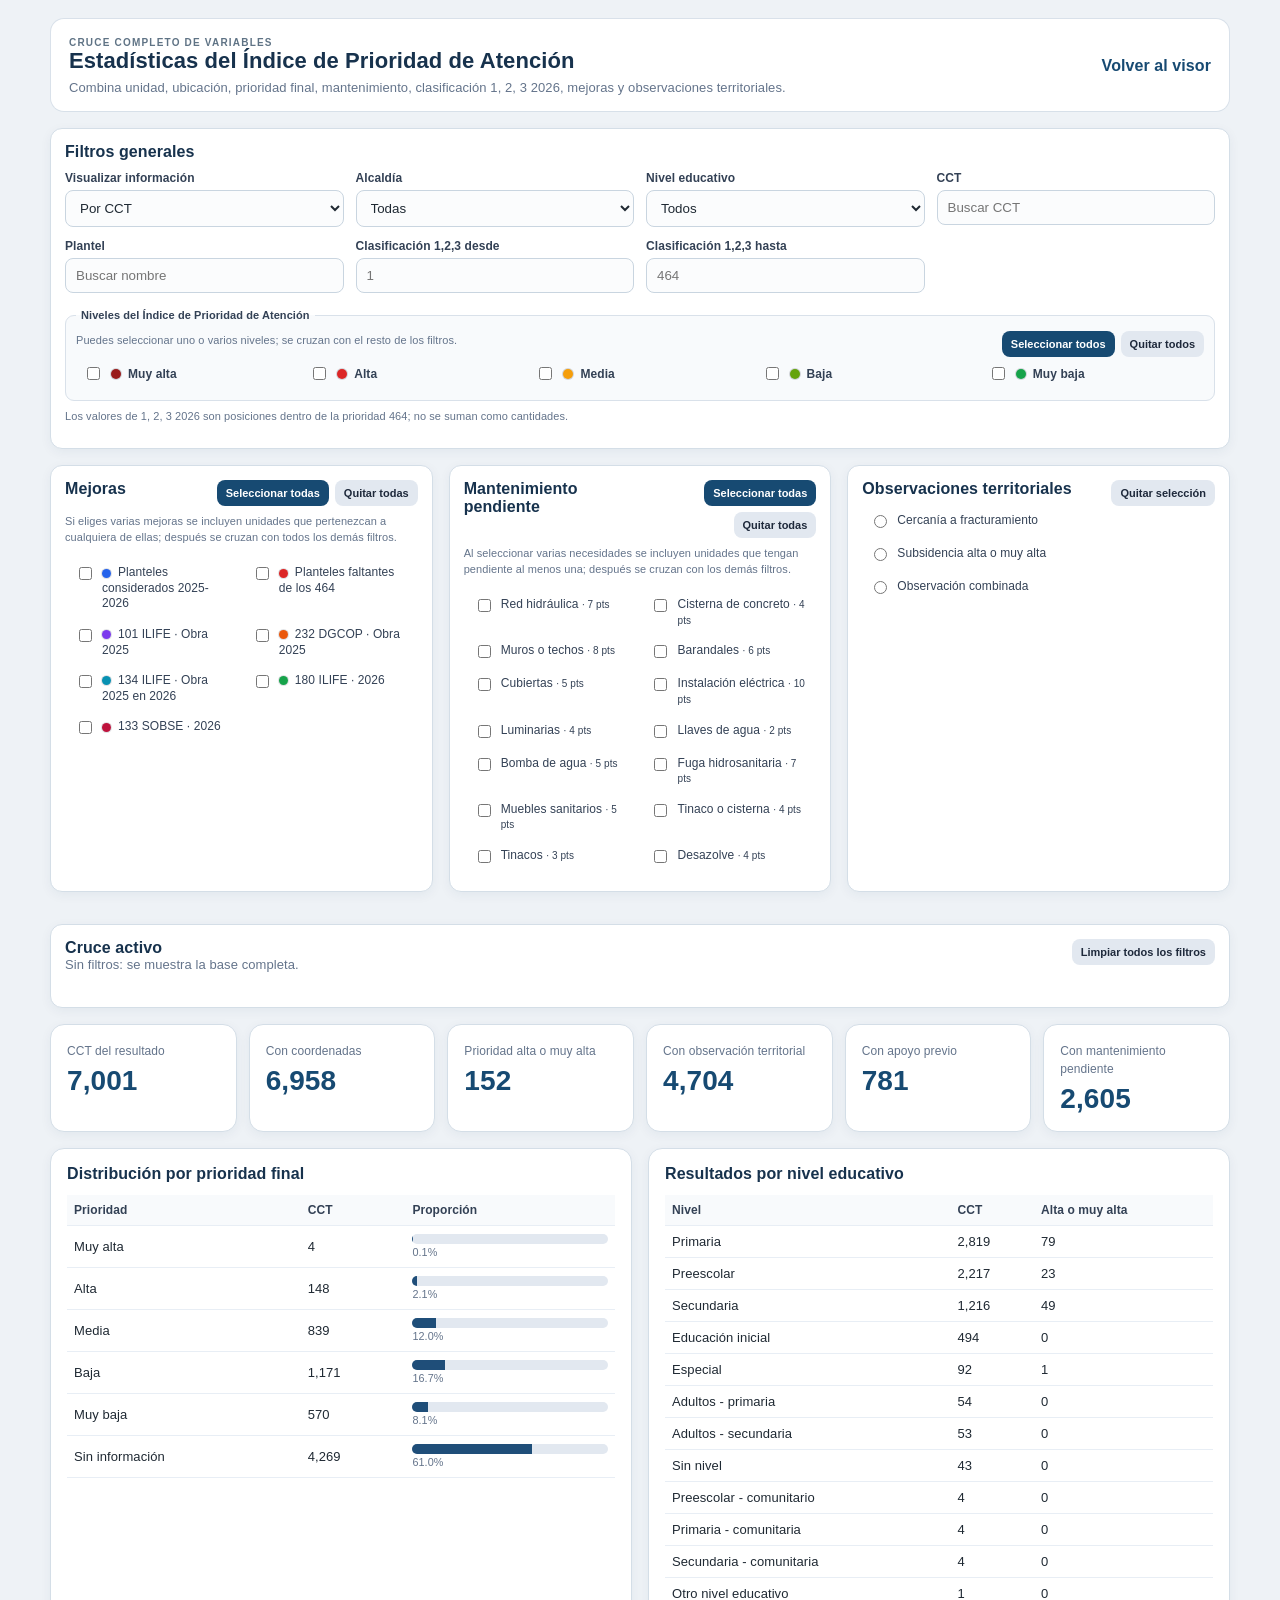
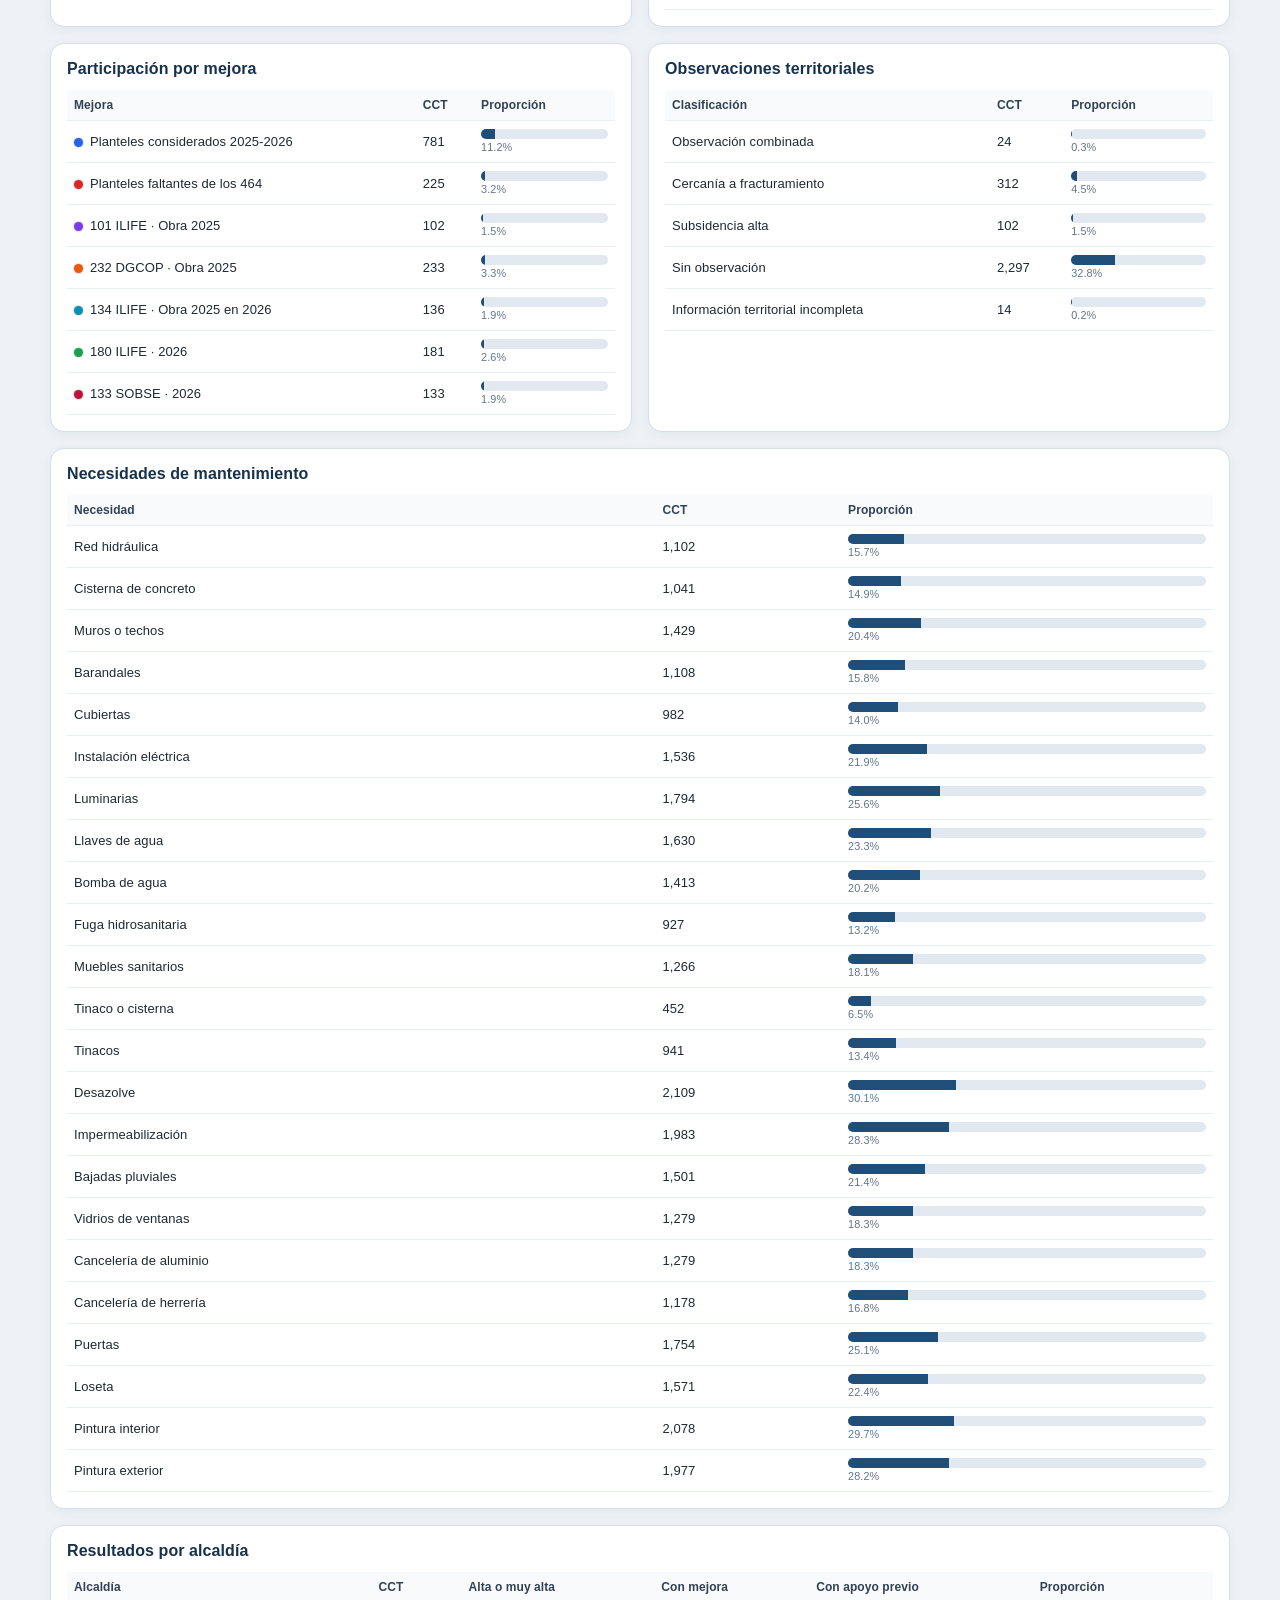
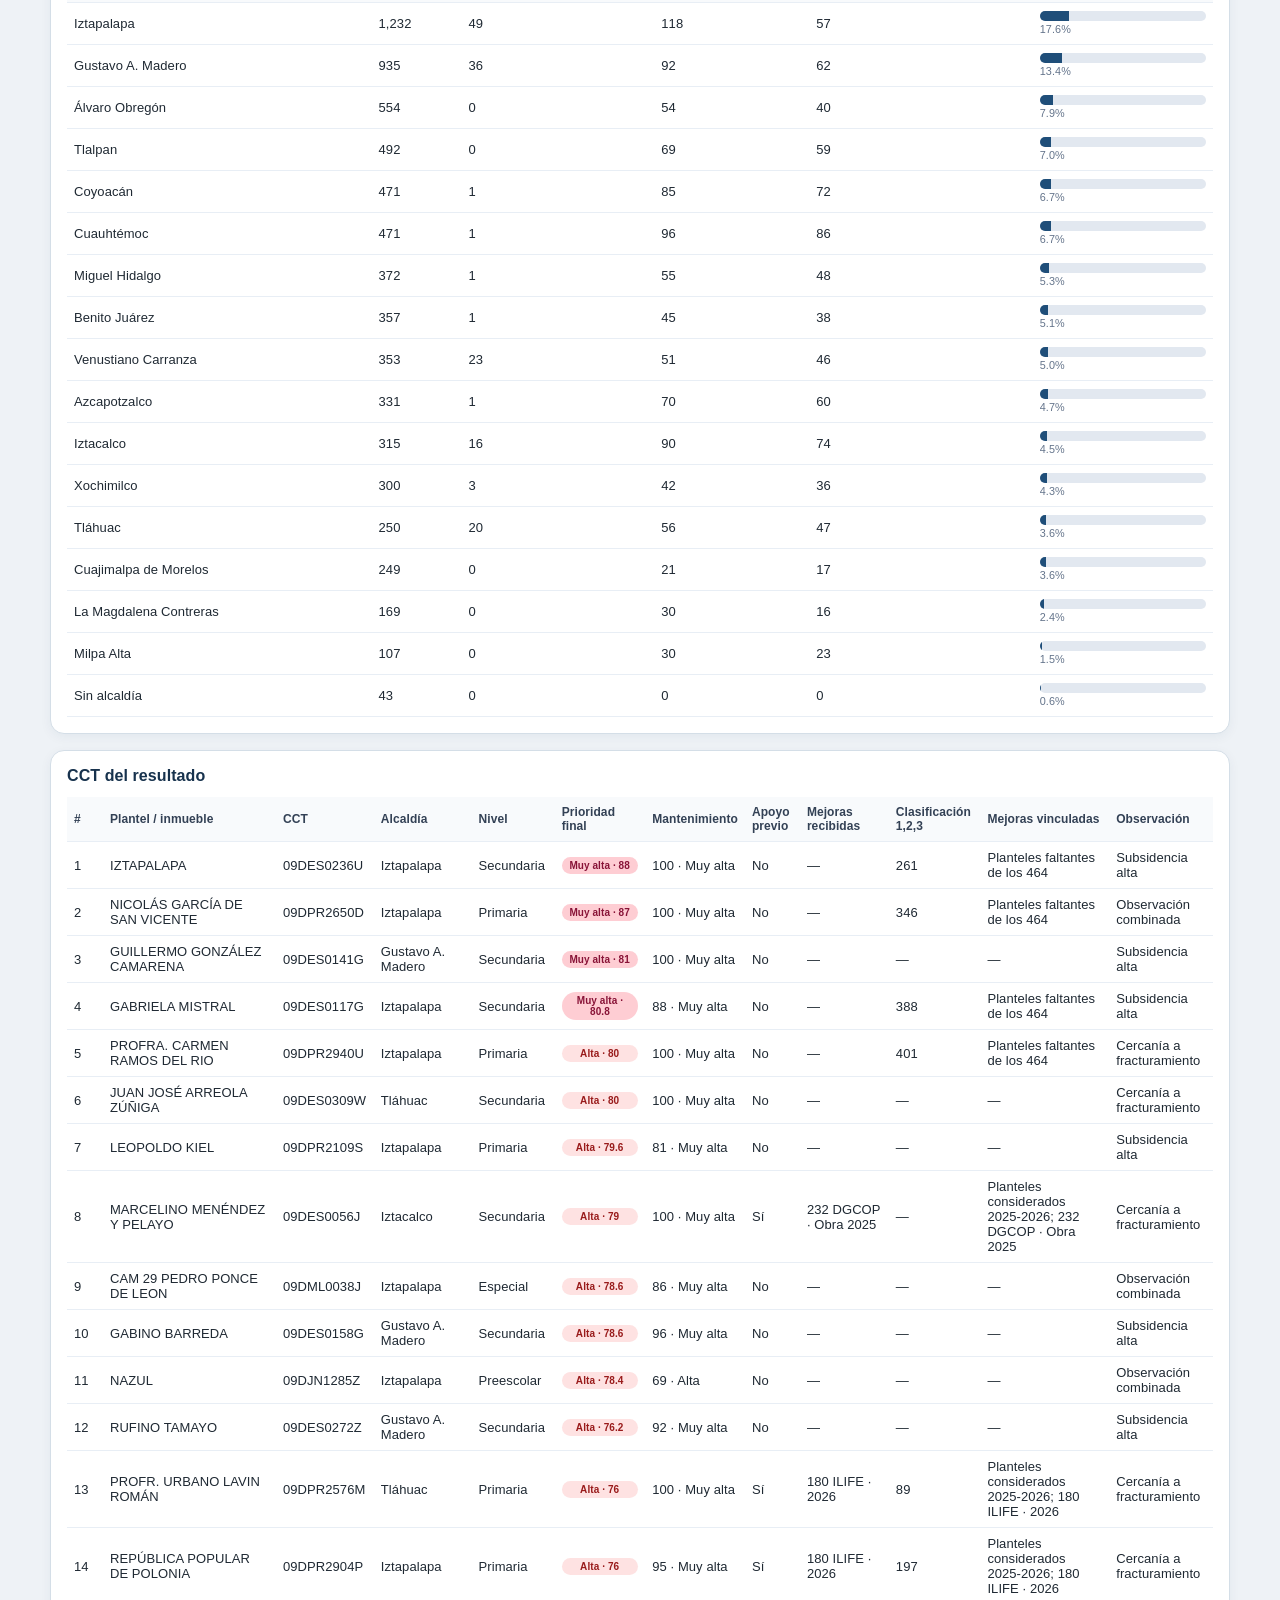
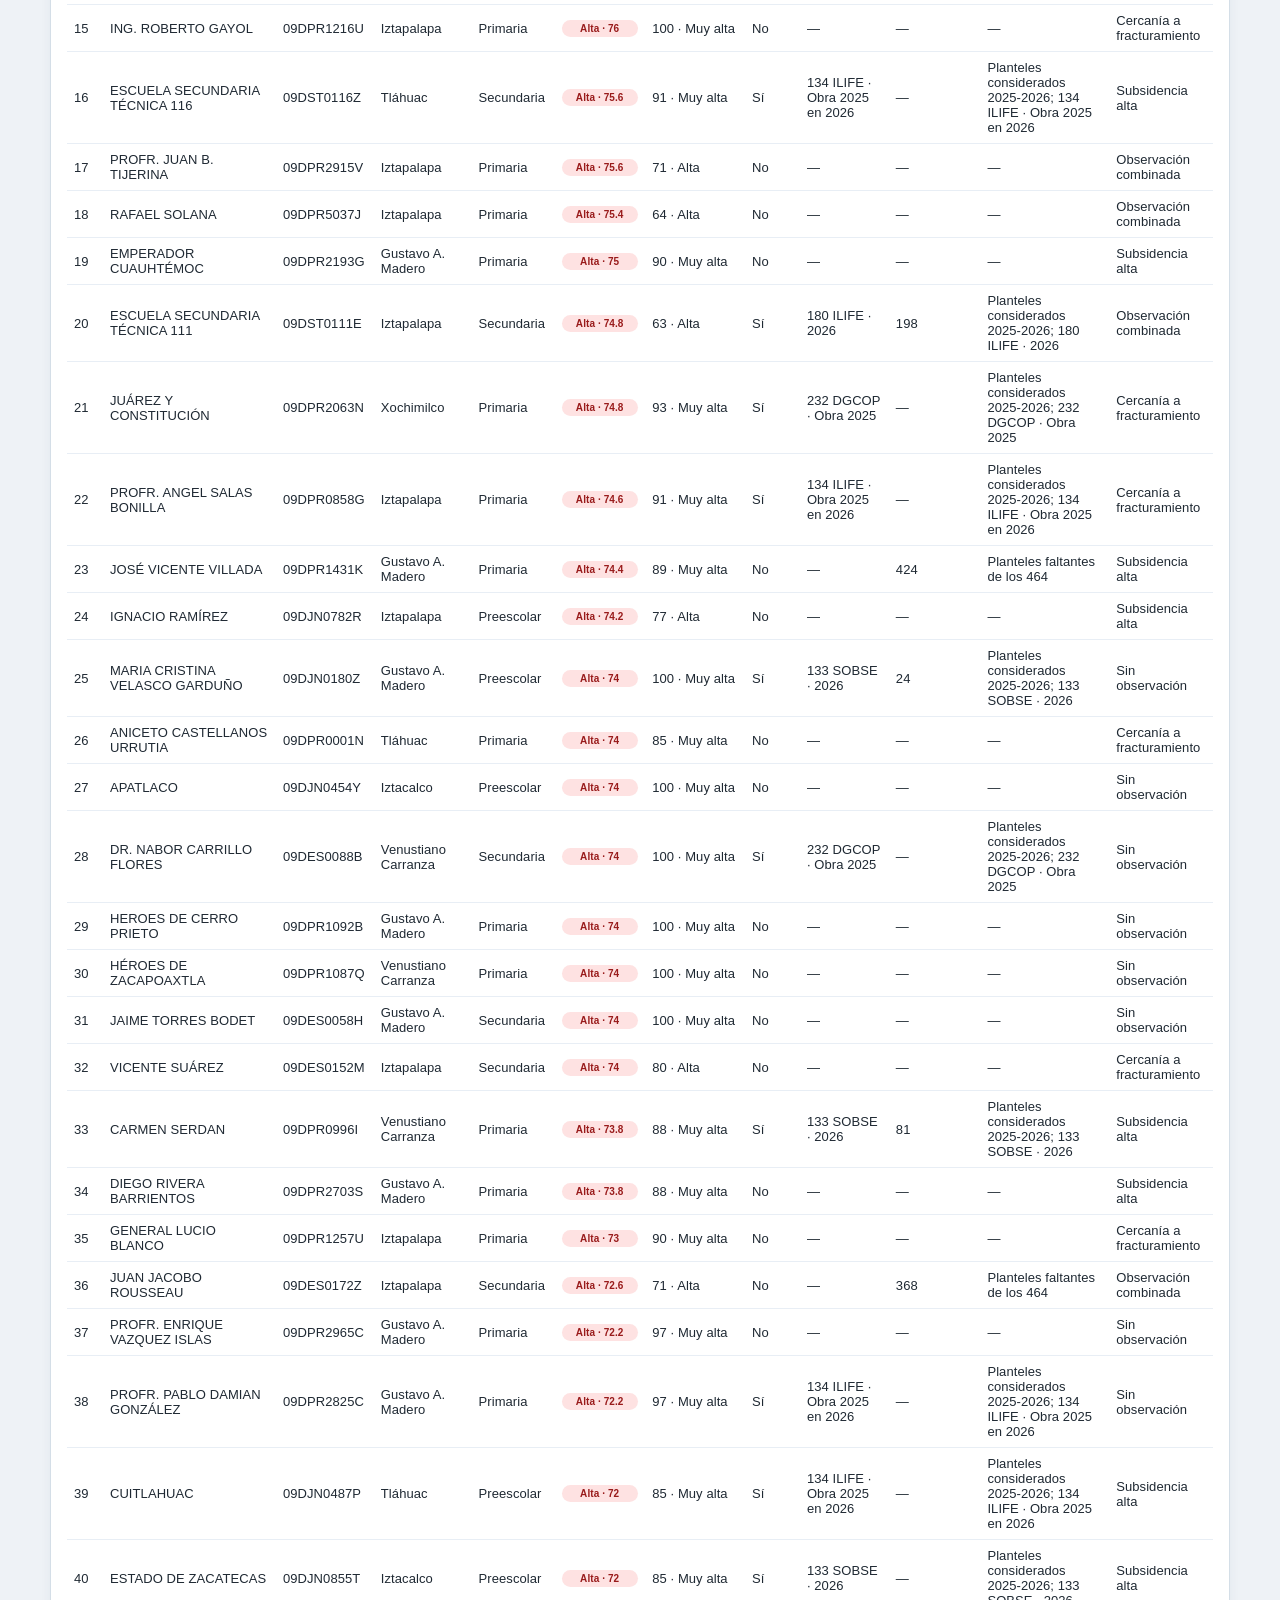
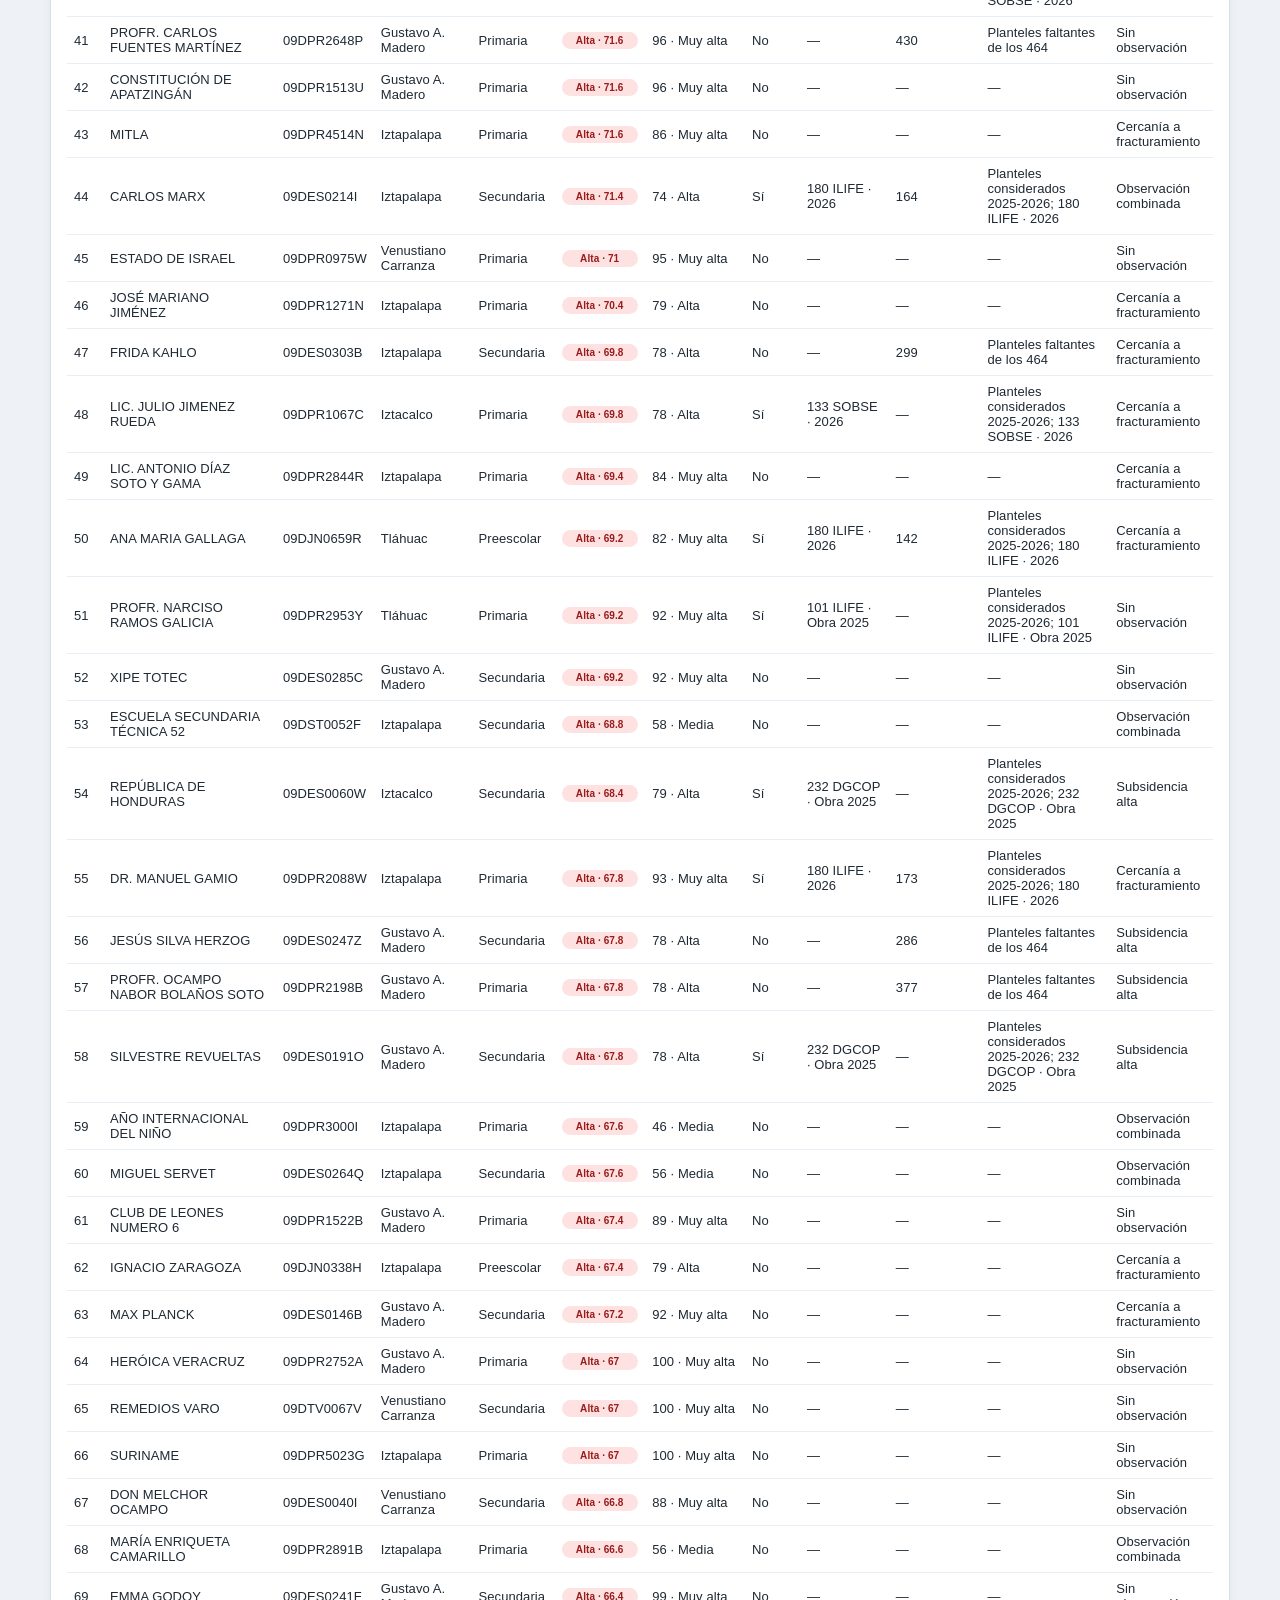
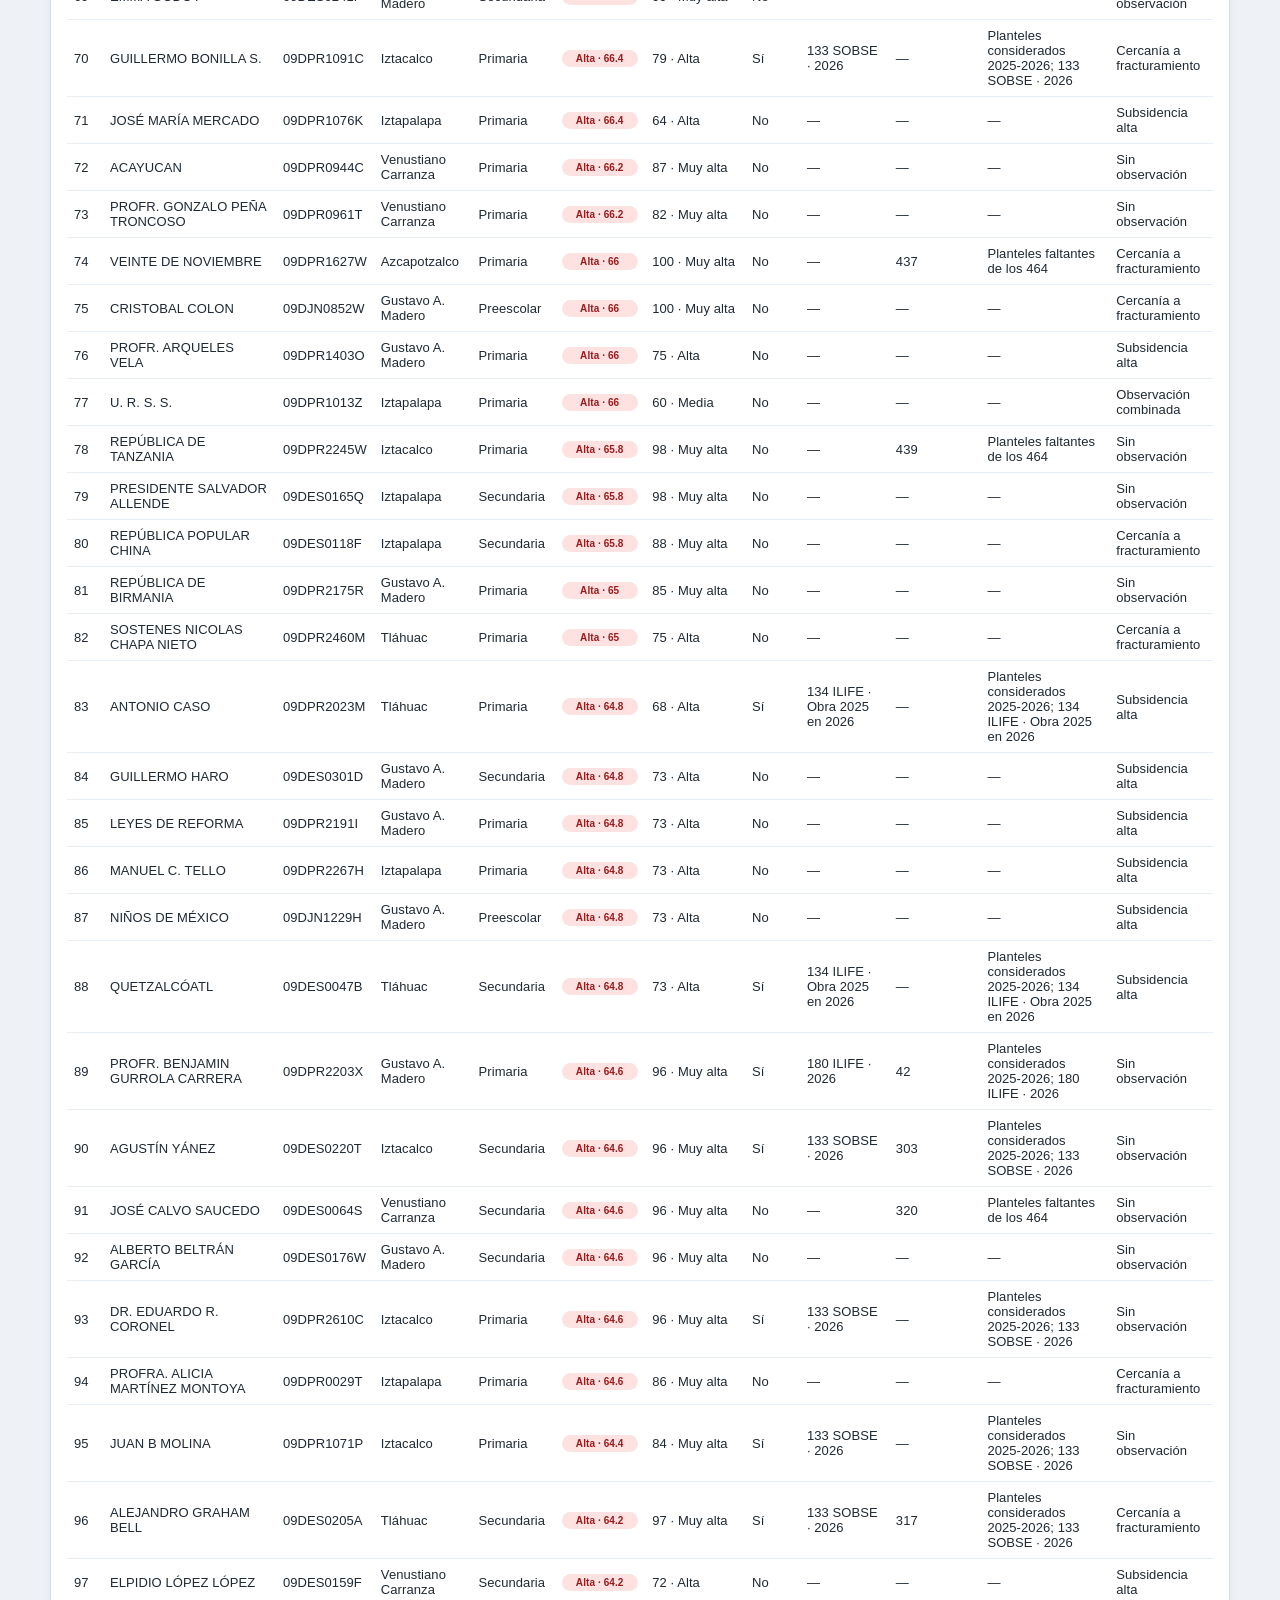
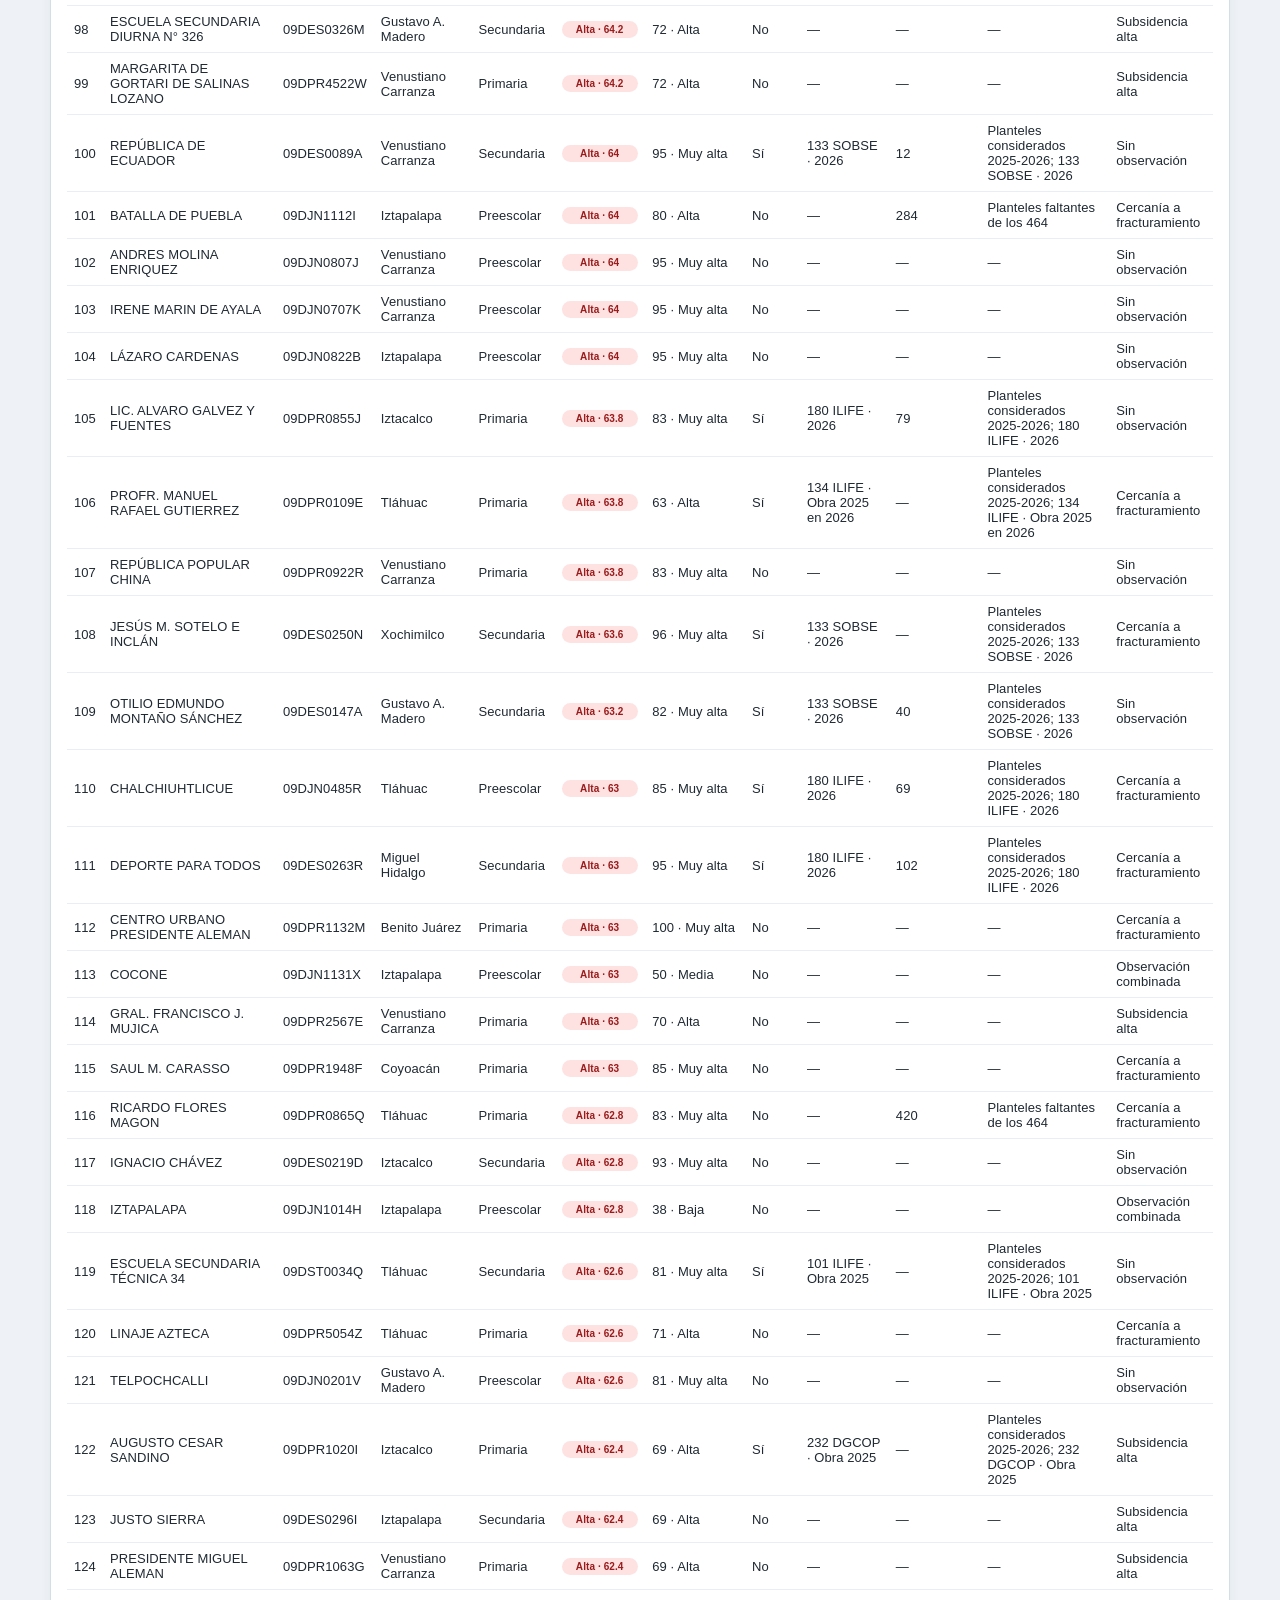
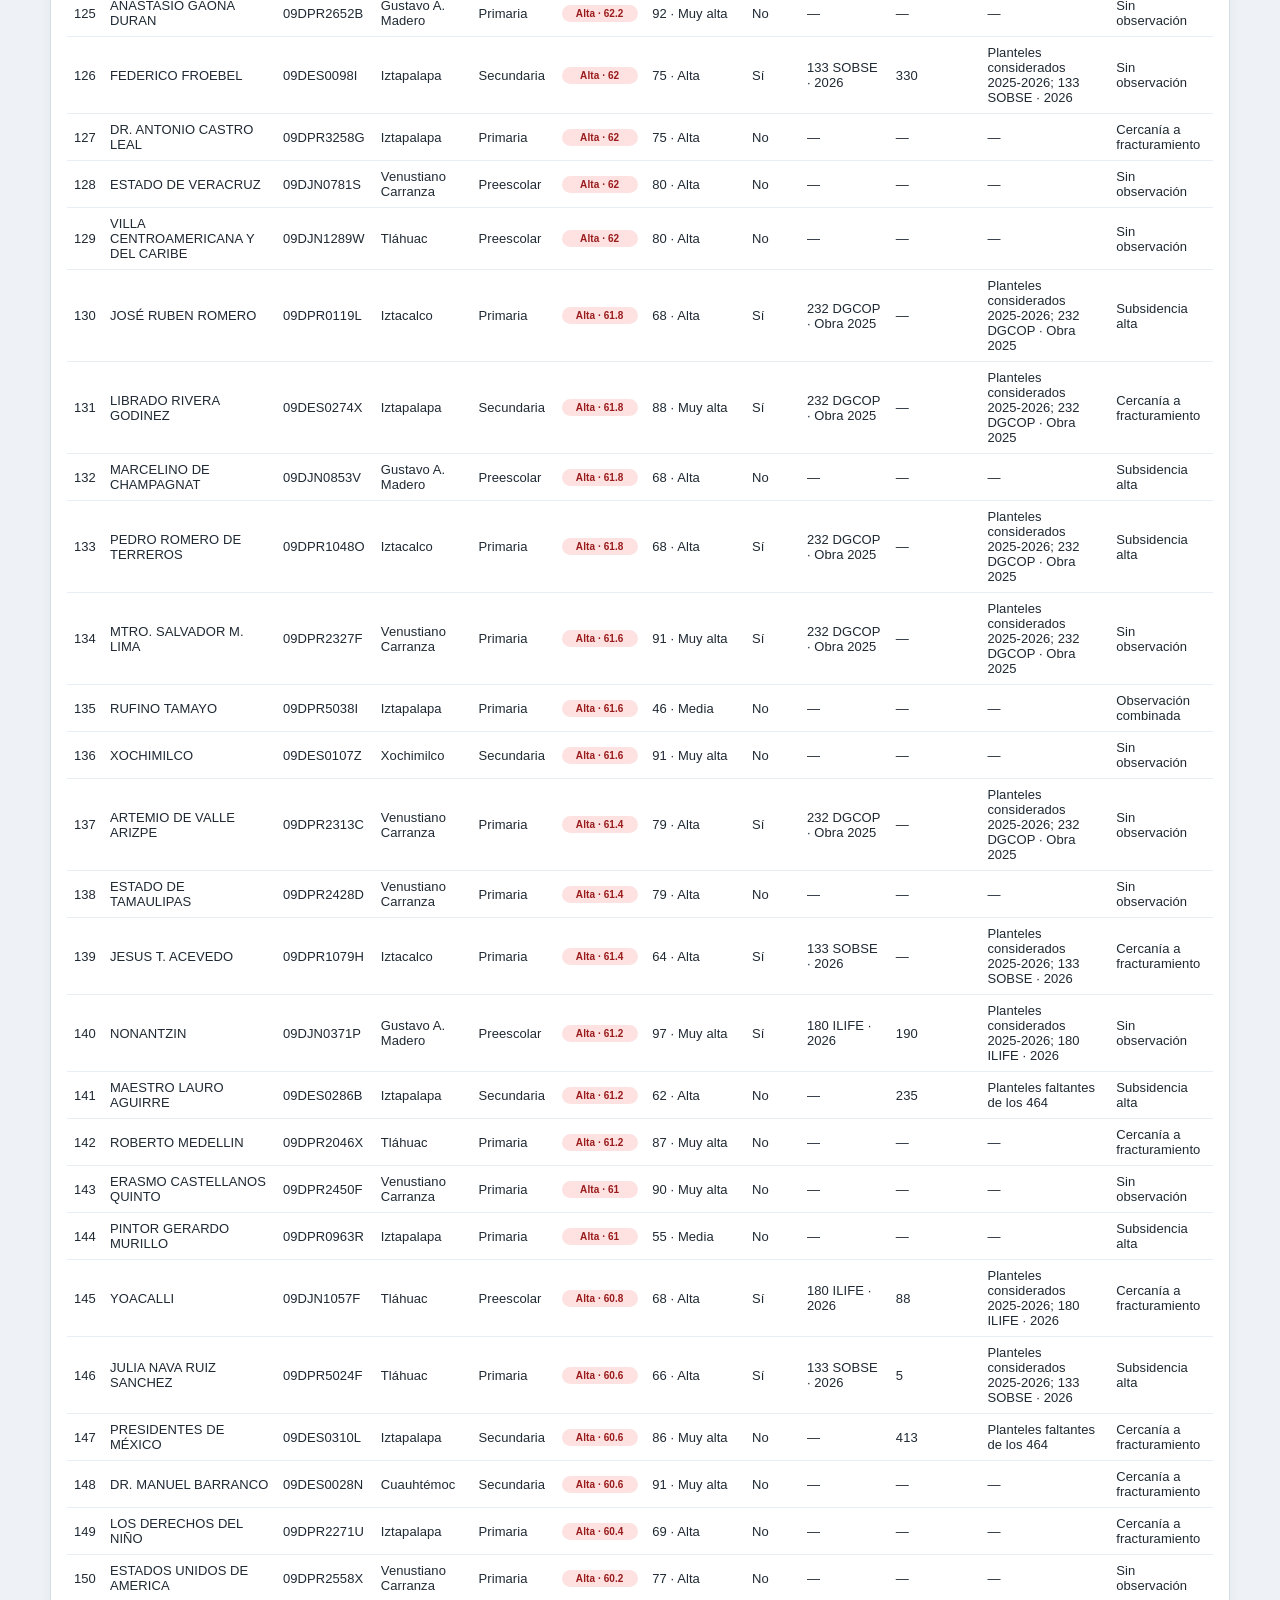
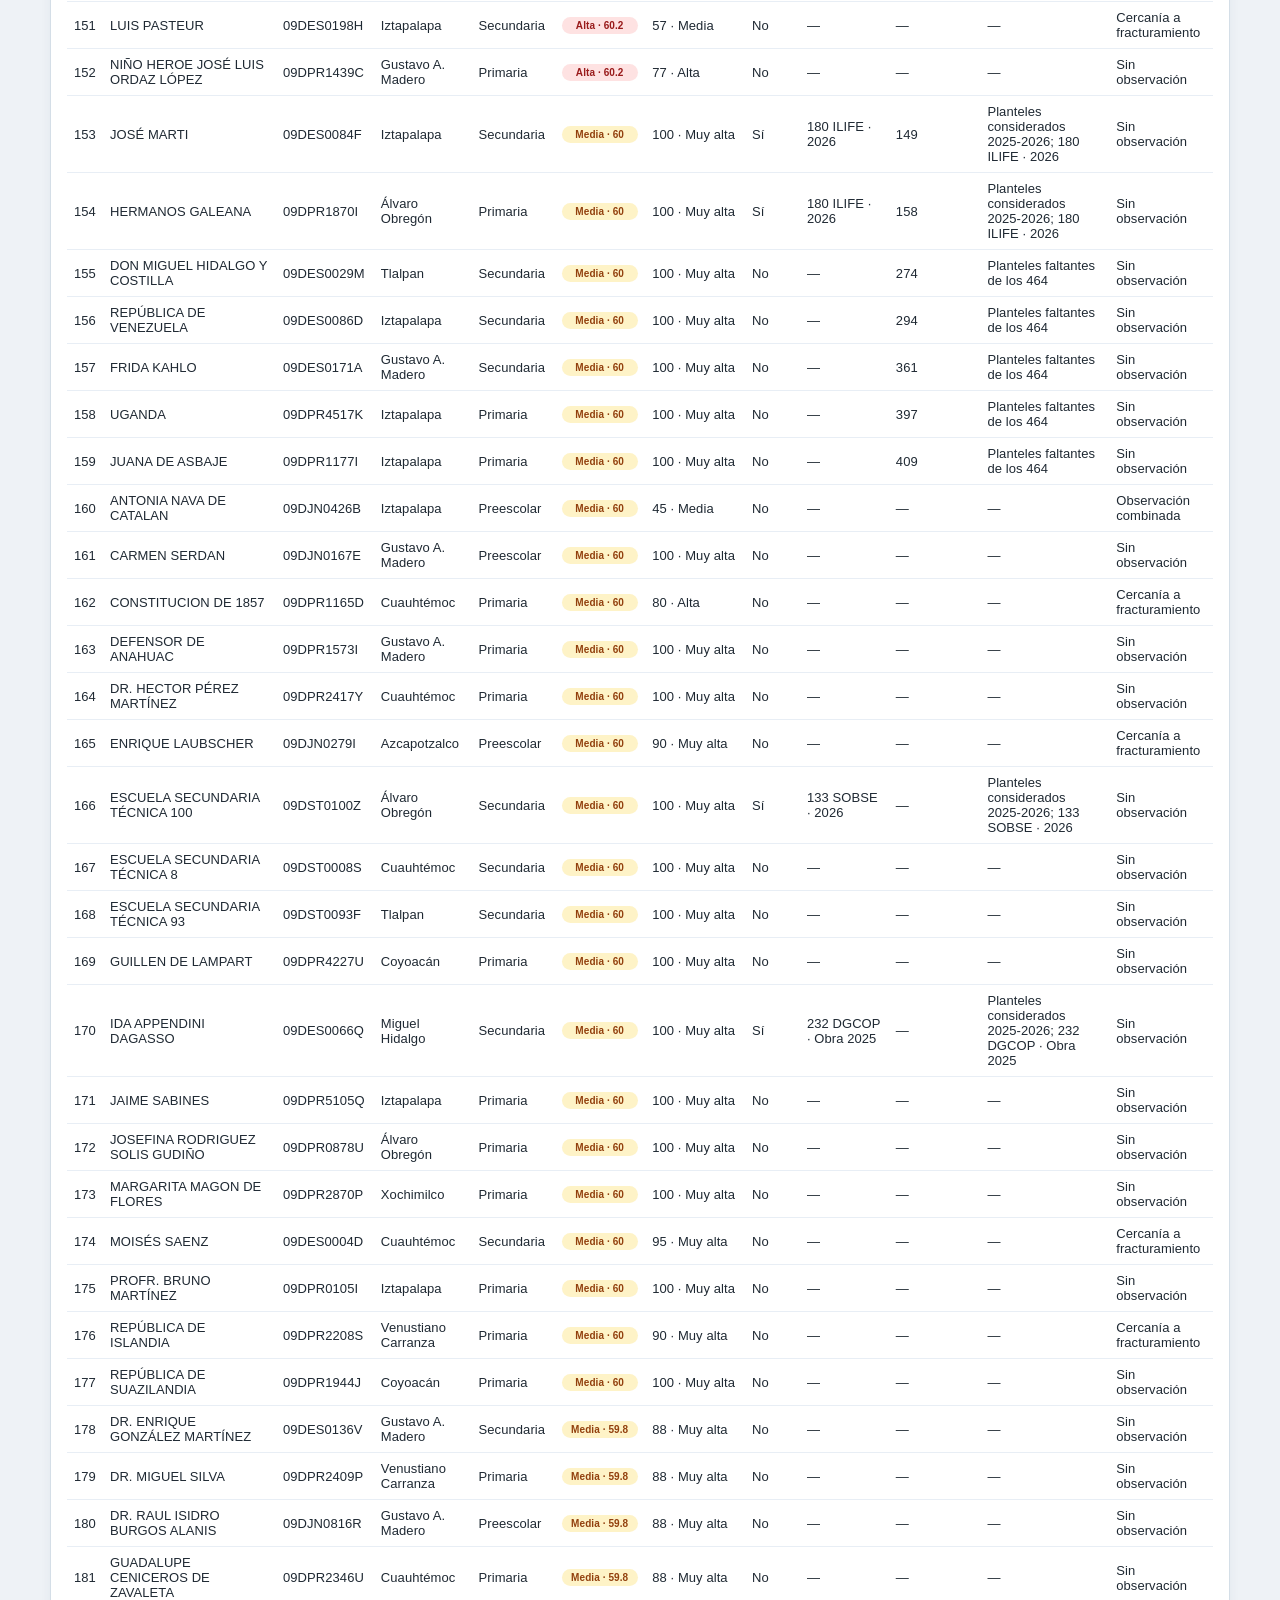
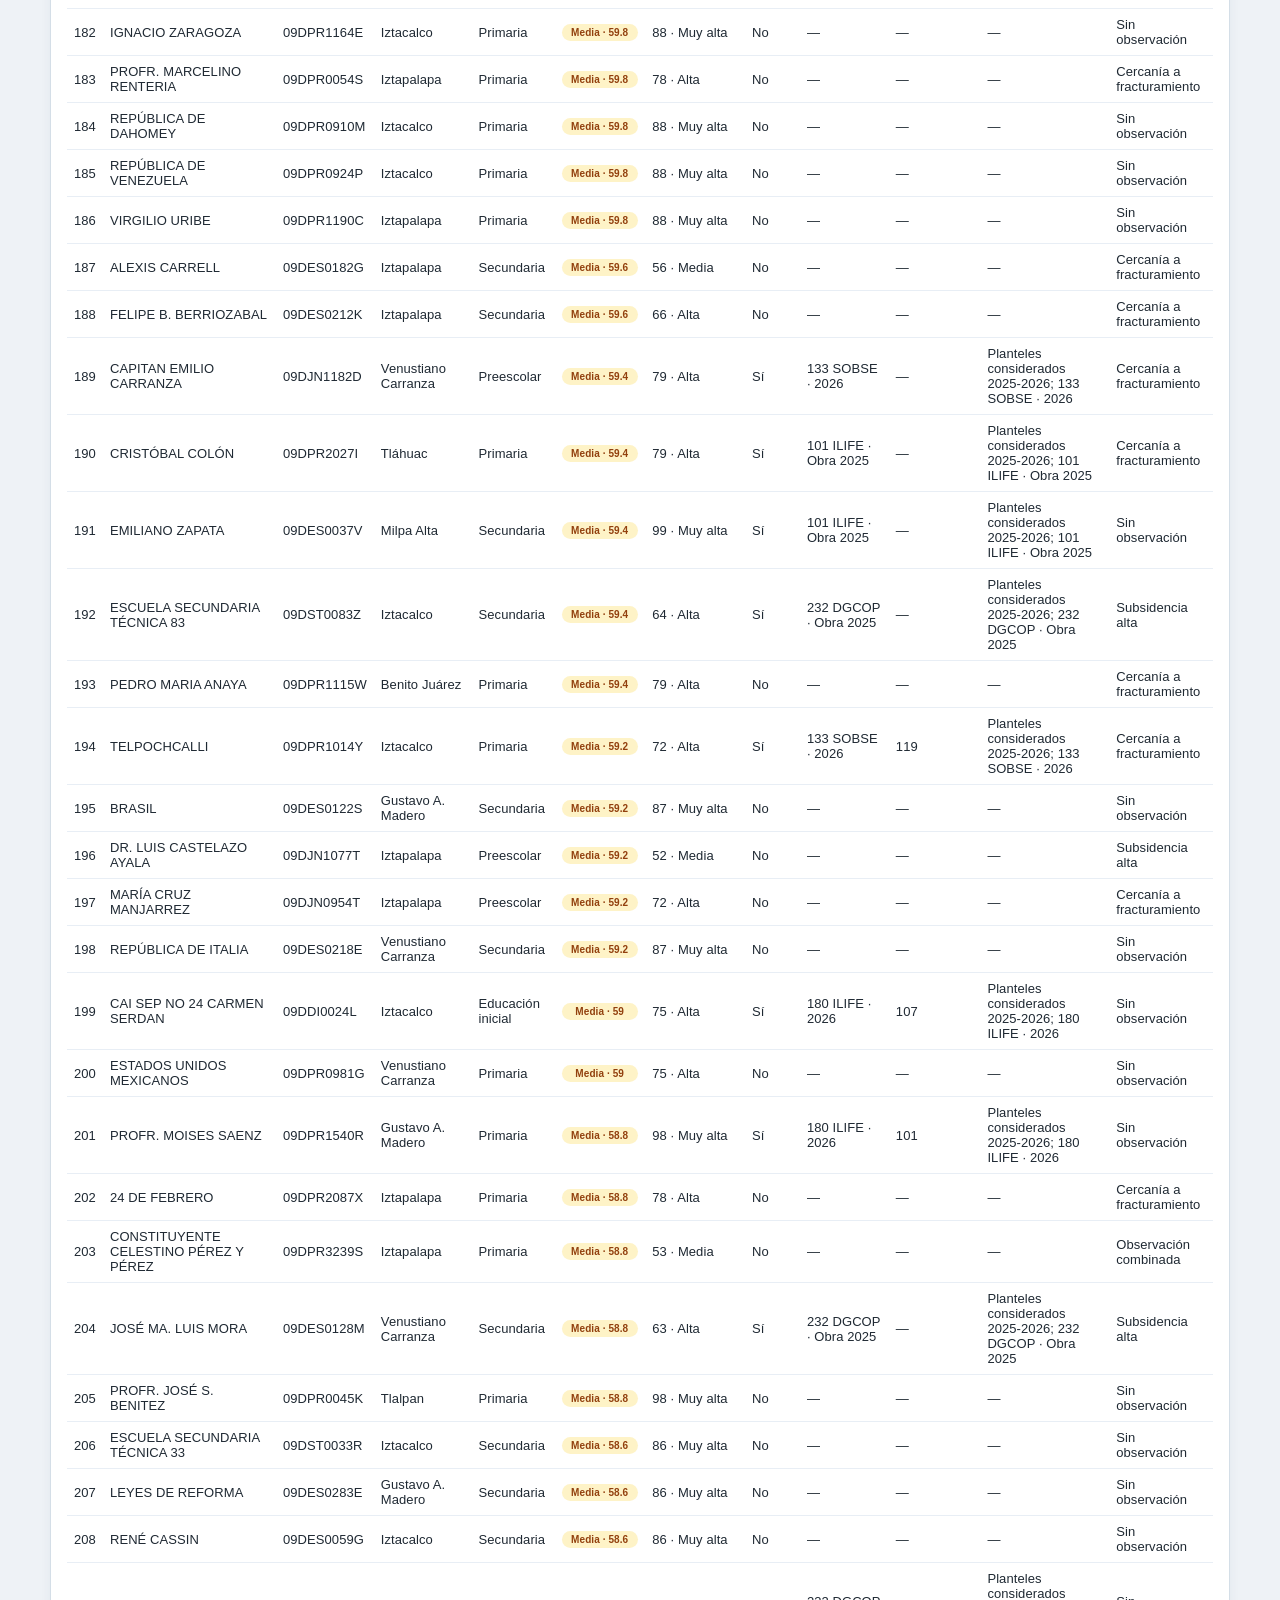
<file: estadisticas.html>
<!doctype html>
<html lang="es">
<head>
  <meta charset="utf-8">
  <meta name="viewport" content="width=device-width, initial-scale=1">
  <title>Estadísticas | Índice de Prioridad de Atención</title>
  <link rel="stylesheet" href="style.css?v=20260901-ipa">
</head>
<body class="stats-page">
  <main class="stats-container">
    <header class="stats-header">
      <div><span class="eyebrow">Cruce completo de variables</span><h1>Estadísticas del Índice de Prioridad de Atención</h1><p>Combina unidad, ubicación, prioridad final, mantenimiento, clasificación 1, 2, 3 2026, mejoras y observaciones territoriales.</p></div>
      <a href="index.html">Volver al visor</a>
    </header>

    <section class="stats-filter-panel">
      <h2>Filtros generales</h2>
      <div class="stats-filter-grid">
        <div><label for="stViewMode">Visualizar información</label><select id="stViewMode"><option value="cct" selected>Por CCT</option></select></div>
        <div><label for="stAlcaldia">Alcaldía</label><select id="stAlcaldia"><option value="">Todas</option></select></div>
        <div><label for="stNivel">Nivel educativo</label><select id="stNivel"><option value="">Todos</option></select></div>
        <div><label for="stCCT">CCT</label><input id="stCCT" type="search" placeholder="Buscar CCT"></div>
        <div><label for="stNombre">Plantel</label><input id="stNombre" type="search" placeholder="Buscar nombre"></div>
        <div><label for="stRankMin">Clasificación 1,2,3 desde</label><input id="stRankMin" type="number" min="1" max="464" placeholder="1"></div>
        <div><label for="stRankMax">Clasificación 1,2,3 hasta</label><input id="stRankMax" type="number" min="1" max="464" placeholder="464"></div>
      </div>
      <fieldset class="priority-fieldset stats-priority-fieldset">
        <legend>Niveles del Índice de Prioridad de Atención</legend>
        <div class="stats-panel-head"><p class="stats-help">Puedes seleccionar uno o varios niveles; se cruzan con el resto de los filtros.</p><div class="stats-mini-actions"><button id="stAllPriorities" type="button">Seleccionar todos</button><button id="stClearPriorities" type="button" class="secondary">Quitar todos</button></div></div>
        <div id="stPriorityFilters" class="priority-filter-grid stats-priority-grid">
          <label><input type="checkbox" value="Muy alta"><span><i class="priority-dot dot-muy-alta"></i>Muy alta</span></label>
          <label><input type="checkbox" value="Alta"><span><i class="priority-dot dot-alta"></i>Alta</span></label>
          <label><input type="checkbox" value="Media"><span><i class="priority-dot dot-media"></i>Media</span></label>
          <label><input type="checkbox" value="Baja"><span><i class="priority-dot dot-baja"></i>Baja</span></label>
          <label><input type="checkbox" value="Muy baja"><span><i class="priority-dot dot-muy-baja"></i>Muy baja</span></label>
        </div>
      </fieldset>
      <p class="stats-help">Los valores de 1, 2, 3 2026 son posiciones dentro de la prioridad 464; no se suman como cantidades.</p>
    </section>

    <section class="stats-theme-grid">
      <div class="stats-filter-panel">
        <div class="stats-panel-head"><h2>Mejoras</h2><div class="stats-mini-actions"><button id="stAllPrograms" type="button">Seleccionar todas</button><button id="stClearPrograms" type="button" class="secondary">Quitar todas</button></div></div>
        <p class="stats-help">Si eliges varias mejoras se incluyen unidades que pertenezcan a cualquiera de ellas; después se cruzan con todos los demás filtros.</p>
        <div id="stPrograms" class="stats-check-grid"></div>
      </div>
      <div class="stats-filter-panel">
        <div class="stats-panel-head"><h2>Mantenimiento pendiente</h2><div class="stats-mini-actions"><button id="stAllMaintenance" type="button">Seleccionar todas</button><button id="stClearMaintenance" type="button" class="secondary">Quitar todas</button></div></div>
        <p class="stats-help">Al seleccionar varias necesidades se incluyen unidades que tengan pendiente al menos una; después se cruzan con los demás filtros.</p>
        <div id="stMaintenance" class="stats-check-grid"></div>
      </div>
      <div class="stats-filter-panel">
        <div class="stats-panel-head"><h2>Observaciones territoriales</h2><button id="stClearRisk" type="button" class="secondary">Quitar selección</button></div>
        <div class="stats-risk-list">
          <label><input type="radio" name="stRisk" value="obs_fractura"><span>Cercanía a fracturamiento</span></label>
          <label><input type="radio" name="stRisk" value="obs_subsidencia"><span>Subsidencia alta o muy alta</span></label>
          <label><input type="radio" name="stRisk" value="obs_combinada"><span>Observación combinada</span></label>
        </div>
      </div>
    </section>

    <section class="stats-filter-panel">
      <div class="stats-panel-head"><div><h2>Cruce activo</h2><p id="statsContext" class="stats-context">Sin filtros temáticos.</p></div><button id="stLimpiar" type="button" class="secondary">Limpiar todos los filtros</button></div>
      <div id="statsTags" class="popup-flags"></div>
    </section>

    <section class="cards">
      <div class="card"><span id="stTotalLabel">CCT del resultado</span><strong id="stTotal">0</strong></div>
      <div class="card"><span>Con coordenadas</span><strong id="stMapped">0</strong></div>
      <div class="card"><span>Prioridad alta o muy alta</span><strong id="stHigh">0</strong></div>
      <div class="card"><span>Con observación territorial</span><strong id="stTerritorial">0</strong></div>
      <div class="card"><span>Con apoyo previo</span><strong id="stSupport">0</strong></div>
      <div class="card"><span>Con mantenimiento pendiente</span><strong id="stMaintenancePending">0</strong></div>
    </section>

    <section class="grid-two">
      <div class="table-panel"><h2>Distribución por prioridad final</h2><table><thead><tr><th>Prioridad</th><th id="stDistributionUnit">Inmuebles</th><th>Proporción</th></tr></thead><tbody id="tablaDistribucion"></tbody></table></div>
      <div class="table-panel"><h2>Resultados por nivel educativo</h2><table><thead><tr><th>Nivel</th><th id="stLevelUnit">Inmuebles</th><th>Alta o muy alta</th></tr></thead><tbody id="tablaNivel"></tbody></table></div>
    </section>
    <section class="grid-two">
      <div class="table-panel"><h2>Participación por mejora</h2><table><thead><tr><th>Mejora</th><th id="stProgramUnit">Inmuebles</th><th>Proporción</th></tr></thead><tbody id="tablaProgramas"></tbody></table></div>
      <div class="table-panel"><h2>Observaciones territoriales</h2><table><thead><tr><th>Clasificación</th><th id="stRiskUnit">Inmuebles</th><th>Proporción</th></tr></thead><tbody id="tablaRiesgos"></tbody></table></div>
    </section>
    <section class="table-panel"><h2>Necesidades de mantenimiento</h2><table><thead><tr><th>Necesidad</th><th id="stMaintenanceUnit">Inmuebles</th><th>Proporción</th></tr></thead><tbody id="tablaMantenimiento"></tbody></table></section>
    <section class="table-panel"><h2>Resultados por alcaldía</h2><table><thead><tr><th>Alcaldía</th><th id="stAlcaldiaUnit">Inmuebles</th><th>Alta o muy alta</th><th>Con mejora</th><th>Con apoyo previo</th><th>Proporción</th></tr></thead><tbody id="tablaAlcaldia"></tbody></table></section>
    <section class="table-panel"><h2 id="stRankingTitle">CCT del resultado</h2><table><thead><tr><th>#</th><th>Plantel / inmueble</th><th>CCT</th><th>Alcaldía</th><th>Nivel</th><th>Prioridad final</th><th>Mantenimiento</th><th>Apoyo previo</th><th>Mejoras recibidas</th><th>Clasificación 1,2,3</th><th>Mejoras vinculadas</th><th>Observación</th></tr></thead><tbody id="tablaRanking"></tbody></table><p class="stats-table-note">La tabla muestra hasta 500 resultados; los indicadores y distribuciones consideran el total filtrado.</p></section>
  </main>
  <script src="cct_master.js?v=20261001-cct-homologados"></script>
  <script src="estadisticas.js?v=20261001-cct-homologados"></script>
</body>
</html>
</file>
<file: style.css>
:root{
  --bg:#eef2f6;
  --panel:#ffffff;
  --text:#1f2933;
  --muted:#64748b;
  --border:#d9e1ea;
  --primary:#174a72;
  --primary-dark:#0f3554;
  --shadow:0 8px 24px rgba(15,23,42,.12);
}

*{box-sizing:border-box}

body{margin:0;font-family:Inter,"Segoe UI",Roboto,Arial,sans-serif;color:var(--text);background:var(--bg);letter-spacing:.005em}

.topbar{min-height:88px;padding:14px 24px;background:linear-gradient(135deg,#fff 0%,#f5f8fb 100%);border-bottom:1px solid #cbd7e3;display:flex;justify-content:space-between;align-items:center;gap:22px;z-index:1000;position:relative;box-shadow:0 2px 10px rgba(15,53,84,.06)}
.topbar h1{margin:2px 0 0;font-size:21px;font-weight:750;color:#123958;letter-spacing:-.015em}
.topbar p{margin:5px 0 0;font-size:12.5px;color:#52677a;max-width:800px;line-height:1.45}
.topbar a{color:var(--primary);text-decoration:none;font-size:14px;font-weight:700;border:1px solid var(--border);border-radius:8px;padding:8px 12px;background:#fff}

.layout{height:calc(100vh - 88px);display:grid;grid-template-columns:340px 1fr;transition:grid-template-columns .2s ease}
.layout.sidebar-collapsed{grid-template-columns:0 1fr}
.sidebar{overflow:auto;padding:14px;border-right:1px solid var(--border);background:#eef3f7;transition:transform .2s ease;z-index:900}
.layout.sidebar-collapsed .sidebar{transform:translateX(-100%);padding:0;border-right:0;overflow:hidden}

.sidebar-head{display:flex;justify-content:space-between;align-items:center;margin-bottom:12px;color:#17324d;font-size:14px}
.icon-button{width:30px;height:30px;padding:0;border-radius:8px;background:#dce7f0;color:#17324d;font-size:20px;line-height:1}
.icon-button:hover{background:#cbd9e5}
.show-sidebar{position:absolute;left:12px;top:90px;z-index:950;background:#fff;color:#17324d;border:1px solid var(--border);box-shadow:var(--shadow)}
.hidden{display:none!important}

.panel{background:var(--panel);border:1px solid var(--border);border-radius:12px;padding:14px;margin-bottom:14px;box-shadow:0 1px 3px rgba(15,23,42,.04)}
.panel h2{margin:0 0 12px;font-size:15px;color:#17324d}
label{display:block;margin:11px 0 5px;font-size:12px;font-weight:700;color:#334155}
select,input{width:100%;padding:9px 10px;border:1px solid var(--border);border-radius:8px;background:#fff;color:var(--text)}
button{border:0;border-radius:8px;padding:9px 12px;background:var(--primary);color:#fff;font-weight:700;cursor:pointer}
button:hover{background:var(--primary-dark)}
button.secondary{background:#e2e8f0;color:#1e293b}
.buttons{display:flex;gap:8px;margin-top:12px}.buttons button{flex:1}
.hint{margin:0 0 10px;color:var(--muted);font-size:12px;line-height:1.35}

.checklist{max-height:265px;overflow:auto;border:1px solid var(--border);border-radius:8px;padding:8px}
.checklist label{display:flex;align-items:center;gap:8px;margin:0;padding:7px 4px;font-weight:400;font-size:13px;border-bottom:1px solid #eef2f7}
.checklist label:last-child{border-bottom:0}.checklist input{width:auto}

.collapse-title{width:100%;display:flex;justify-content:space-between;align-items:center;background:#f8fafc;color:#17324d;border:1px solid var(--border);padding:10px 12px}
.collapse-title:hover{background:#eef3f7}
.collapsible-body{padding-top:12px}
.inline-check{display:flex;align-items:center;gap:8px;margin:8px 0;font-size:13px;font-weight:500}.inline-check input{width:auto}

.kpis{display:grid;grid-template-columns:repeat(3,1fr);gap:8px}
.kpis div{border:1px solid var(--border);border-radius:10px;padding:8px;text-align:center;background:#f8fafc}
.kpis strong{display:block;font-size:20px;color:var(--primary)}.kpis span{font-size:11px;color:var(--muted)}

.maparea{position:relative;min-width:0;overflow:hidden}#map{height:100%;width:100%}
.legend{position:absolute;left:14px;bottom:18px;background:#fff;border:1px solid var(--border);border-radius:10px;padding:10px;box-shadow:var(--shadow);z-index:800;min-width:190px;font-size:12px}
.extra-legend{bottom:188px;min-width:210px}
.legend-head{display:flex;align-items:center;justify-content:space-between;gap:10px;margin-bottom:8px}.legend button{width:24px;height:24px;padding:0;line-height:24px;border-radius:6px}
.swatch{display:inline-block;width:12px;height:12px;border-radius:50%;margin-right:7px;border:1px solid rgba(0,0,0,.18)}.swatch.square{border-radius:2px}
.c-muy-baja{background:#2ca25f}.c-baja{background:#a1d99b}.c-media{background:#ffd166}.c-alta{background:#f97316}.c-muy-alta{background:#dc2626}
.s-muy-bajo{background:#006837}.s-bajo{background:#78c679}.s-medio{background:#ffd166}.s-alto{background:#f97316}.s-muy-alto{background:#dc2626}

.detail-panel{position:absolute;right:16px;top:16px;width:360px;max-width:calc(100% - 32px);max-height:calc(100% - 32px);overflow:auto;background:#fff;border:1px solid var(--border);border-radius:14px;padding:16px;box-shadow:var(--shadow);z-index:850;transform:translateX(calc(100% + 48px));visibility:hidden;pointer-events:none;transition:transform .22s ease,visibility 0s linear .22s}.detail-panel.open{transform:translateX(0);visibility:visible;pointer-events:auto;transition:transform .22s ease,visibility 0s}
.detail-panel .close{position:absolute;right:10px;top:10px;width:28px;height:28px;padding:0;background:#e2e8f0;color:#1e293b}.detail-panel h2{font-size:17px;margin:4px 34px 12px 0;color:#17324d}
.detail-content{min-width:0}.detail-content dl{display:grid;grid-template-columns:minmax(108px,34%) minmax(0,1fr);gap:7px 10px;margin:0 0 14px;font-size:13px}.detail-content dt{min-width:0;font-weight:700;color:#334155;overflow-wrap:anywhere}.detail-content dd{min-width:0;margin:0;color:#1f2933;overflow-wrap:anywhere;word-break:break-word}.detail-content h3{font-size:14px;margin:14px 0 6px;color:#17324d}.detail-content p{font-size:13px;line-height:1.4;margin:0 0 8px}
.badge{display:inline-block;padding:4px 8px;border-radius:999px;font-size:12px;font-weight:700;color:#172033}.badge.muy-baja{background:#c7e9d0}.badge.baja{background:#d9f0d3}.badge.media{background:#fff1b8}.badge.alta{background:#fed7aa}.badge.muy-alta{background:#fecaca}
.need-list{margin:8px 0 0;padding-left:18px;font-size:13px}.need-list li{margin:4px 0}
.popup-title{font-weight:700;color:#17324d;margin-bottom:4px}.popup-meta{font-size:12px;color:#475569}.popup-details{margin-top:8px;font-size:12px}
.summary-marker{border-radius:50%;background:rgba(31,78,121,.88);color:#fff;display:flex;align-items:center;justify-content:center;border:2px solid #fff;box-shadow:0 2px 8px rgba(15,23,42,.25);font-weight:700}
.fracture-tooltip{font-size:12px;color:#17324d;font-weight:700;background:#fff;border:1px solid var(--border);box-shadow:0 2px 8px rgba(15,23,42,.12)}
.leaflet-control-layers{border-radius:10px!important;border:1px solid var(--border)!important;box-shadow:var(--shadow)!important;margin-bottom:18px!important;margin-right:18px!important}

.stats-page{min-height:100vh;padding:18px}.stats-container{max-width:1180px;margin:0 auto}.stats-header{background:#fff;border:1px solid var(--border);border-radius:14px;padding:18px;margin-bottom:16px;display:flex;justify-content:space-between;gap:14px;align-items:center}.stats-header h1{margin:0;font-size:22px;color:#17324d}.stats-header p{margin:6px 0 0;color:var(--muted);font-size:13px}.stats-header a{color:var(--primary);font-weight:700;text-decoration:none}.cards{display:grid;grid-template-columns:repeat(4,1fr);gap:12px;margin-bottom:16px}.card{background:#fff;border:1px solid var(--border);border-radius:14px;padding:16px}.card span{font-size:12px;color:var(--muted)}.card strong{display:block;font-size:28px;color:var(--primary);margin-top:6px}.grid-two{display:grid;grid-template-columns:1fr 1fr;gap:16px}.table-panel{background:#fff;border:1px solid var(--border);border-radius:14px;padding:16px;margin-bottom:16px;overflow:auto}.table-panel h2{margin:0 0 12px;font-size:16px;color:#17324d}table{width:100%;border-collapse:collapse;font-size:13px}th,td{border-bottom:1px solid #e8eef5;padding:8px 7px;text-align:left}th{color:#334155;background:#f8fafc;font-size:12px}.bar{height:10px;background:#e2e8f0;border-radius:999px;overflow:hidden;min-width:80px}.bar span{display:block;height:100%;background:#1f4e79}

@media (max-width:900px){
  .topbar{height:auto;min-height:72px;align-items:flex-start;flex-direction:column}.layout{height:auto;grid-template-columns:1fr}.layout.sidebar-collapsed{grid-template-columns:1fr}.layout.sidebar-collapsed .sidebar{display:none}.sidebar{max-height:none;border-right:0;border-bottom:1px solid var(--border)}.show-sidebar{top:96px}.maparea{height:70vh}.detail-panel{width:auto;left:12px;right:12px;top:auto;bottom:12px;max-height:58%;transform:translateY(calc(100% + 24px))}.detail-panel.open{transform:translateY(0)}.legend{left:10px;bottom:10px}.extra-legend{bottom:180px}.cards,.grid-two{grid-template-columns:1fr}
}
.mode-button{width:100%;margin-top:8px;background:#e2e8f0;color:#17324d}.mode-button.active{background:var(--primary);color:#fff}.soft-rule{border:0;border-top:1px solid var(--border);margin:10px 0}.dynamic-kpis{grid-template-columns:repeat(2,1fr)}.popup-flags{margin-top:7px}.mini-tag{display:inline-block;padding:3px 6px;border-radius:999px;font-size:10px;font-weight:700;margin-right:4px}.mini-tag.blue{background:#dbeafe;color:#1d4ed8}.mini-tag.purple{background:#ede9fe;color:#6d28d9}.detail-tabs{display:flex;gap:5px;flex-wrap:wrap;margin-bottom:12px}.tab-btn{padding:7px 9px;background:#e2e8f0;color:#334155;font-size:11px}.tab-btn.active{background:var(--primary);color:#fff}.tab-pane{display:none}.tab-pane.active{display:block}.info-card{border:1px solid var(--border);border-radius:10px;padding:10px;margin:8px 0}.info-card h3{margin-top:0}.blue-card{border-left:4px solid #2563eb}.purple-card{border-left:4px solid #7c3aed}.muted-box,.method-note{background:#f8fafc;border:1px solid var(--border);border-radius:8px;padding:9px;color:var(--muted)}
.nested-filter{margin:6px 0 10px 26px;padding:8px 10px;border-left:3px solid #dbeafe;background:#f8fafc;border-radius:6px}.nested-filter label{margin-top:0}.download-list{display:grid;gap:8px}.download-list a{display:block;padding:9px 10px;border:1px solid var(--border);border-radius:8px;text-decoration:none;color:var(--primary);font-size:12px;font-weight:700;background:#f8fafc}.download-list a:hover{background:#eaf2f8}.observation-card{margin:10px 0;padding:11px;border-left:4px solid #c2410c;background:#fff7ed;border-radius:8px;font-size:13px;line-height:1.45}.observation-card p{margin:5px 0 0}.observation-card.reinforced{border-left-color:#7c3aed;background:#f5f3ff}.summary-marker{cursor:pointer}.stats-filter-panel{background:#fff;border:1px solid var(--border);border-radius:12px;padding:14px;margin:16px 0;box-shadow:0 1px 3px rgba(15,23,42,.04)}.stats-filter-grid{display:grid;grid-template-columns:repeat(4,minmax(160px,1fr));gap:12px}.stats-filter-grid label{margin-top:0}.stats-actions{display:flex;align-items:end;gap:8px}.stats-context{margin:0 0 14px;color:var(--muted);font-size:13px}.empty-row{text-align:center;color:var(--muted);padding:18px!important}@media(max-width:900px){.stats-filter-grid{grid-template-columns:1fr 1fr}}@media(max-width:600px){.stats-filter-grid{grid-template-columns:1fr}}

/* Señales de necesidades que coinciden con apoyos previos */
.mini-tag.warning{background:#fff3cd;color:#8a4b08;border:1px solid #f4c15d}
.support-warning{margin:12px 0;padding:12px;border:1px solid #f4c15d;border-left:5px solid #d97706;border-radius:9px;background:#fff8e6;color:#713f12;font-size:12px;line-height:1.45}
.support-warning p{margin:6px 0}.support-warning ul{margin:7px 0 0;padding-left:18px}
.need-list li{display:flex;align-items:flex-start;justify-content:space-between;gap:10px}
.need-list li.need-with-support{padding:8px;border-radius:7px;background:#fff8e6;border:1px solid #f7d58a}
.support-signal{display:inline-block;flex:0 0 auto;padding:3px 6px;border-radius:999px;background:#fef3c7;color:#92400e;font-size:10px;font-weight:700;white-space:nowrap}
@media(max-width:600px){.need-list li{display:block}.support-signal{margin-top:5px;white-space:normal}}

.mini-tag.teal{background:#ccfbf1;color:#115e59}
.mini-tag.gold{background:#fef3c7;color:#854d0e}
.teal-card{border-left-color:#0f766e}
.gold-card{border-left-color:#ca8a04}
.compact-support{padding:8px 10px;margin:8px 0}

.submenu-clear{
  width:100%;
  margin-top:10px;
  padding:8px 10px;
  border:1px solid #cbd5e1;
  border-radius:8px;
  background:#f8fafc;
  color:#334155;
  font-size:12px;
  font-weight:700;
}
.submenu-clear:hover{
  background:#e2e8f0;
  color:#0f172a;
}


/* Ajustes institucionales de presentación */
.brand-block{display:flex;flex-direction:column;min-width:0}
.eyebrow,.panel-kicker{display:block;color:#5f7385;font-size:10px;font-weight:800;letter-spacing:.12em;text-transform:uppercase}
.topbar nav a{display:inline-flex;align-items:center;min-height:38px;padding:0 14px;border:1px solid #b9c9d8;border-radius:9px;background:#fff;box-shadow:0 1px 2px rgba(15,53,84,.04);transition:.18s ease}
.topbar nav a:hover{border-color:var(--primary);background:#f2f7fb;transform:translateY(-1px)}
.sidebar{background:#f7f9fb}
.sidebar-head{min-height:58px;padding:11px 14px;background:#fff;border-bottom:1px solid #dbe3eb}
.sidebar-head strong{display:block;margin-top:2px;color:#173b58;font-size:14px}
.panel{margin:10px;border-color:#d8e1ea;border-radius:11px;background:#fff;box-shadow:0 1px 3px rgba(15,53,84,.035)}
.panel h2{color:#183e5d;letter-spacing:.005em}
.panel label{color:#405467}
input,select{border-color:#c9d5e0;background:#fbfcfd;transition:border-color .16s,box-shadow .16s}
input:focus,select:focus{outline:none;border-color:#4f7da1;box-shadow:0 0 0 3px rgba(23,74,114,.12);background:#fff}
button{transition:background .16s,border-color .16s,transform .16s,box-shadow .16s}
button:hover{transform:translateY(-1px)}
#btnAplicar,.mode-button.active{box-shadow:0 3px 8px rgba(23,74,114,.18)}
#map{background:#dfe8ef}
.legend{border:1px solid #cbd7e3;box-shadow:0 8px 24px rgba(15,53,84,.13);backdrop-filter:blur(3px)}
.detail-panel{border-left:1px solid #cbd7e3;box-shadow:-10px 0 28px rgba(15,53,84,.13)}
.detail-panel h2{color:#143c5c}
.info-card,.observation-card,.muted-box{box-shadow:0 1px 2px rgba(15,53,84,.035)}
.card,.table-panel,.stats-filter-panel{border-color:#d4dee7;box-shadow:0 3px 12px rgba(15,53,84,.055)}
.stats-header{padding-bottom:16px;border-bottom:1px solid #d7e0e9}
@media(max-width:900px){.topbar{padding:12px 16px}.topbar nav{width:100%}.topbar nav a{justify-content:center;width:100%}}

.problematica-block{margin-top:12px;padding:12px;border-left:4px solid #b91c1c;background:#fff7f7;border-radius:8px}.problematica-block h4{margin:0 0 6px;color:#991b1b;font-size:13px}.problematica-block p{margin:0;line-height:1.5}.red-card{border-left:4px solid #b91c1c}.mini-tag.red{background:#fee2e2;color:#991b1b}


/* Ajustes de interacción: filtros automáticos y controles de zoom */
.buttons.single-action{display:block}
.buttons.single-action .secondary{width:100%}
.leaflet-top.leaflet-right{top:12px;right:12px}
.leaflet-right .leaflet-control-zoom{margin-right:0;margin-top:0;border:1px solid var(--border);border-radius:10px;box-shadow:var(--shadow)}
.leaflet-control-zoom a{color:#17324d!important;background:#fff!important}
.leaflet-control-zoom a:hover{background:#eef4f8!important}
@media(max-width:900px){.leaflet-top.leaflet-right{top:10px;right:10px}}

/* Selección múltiple y cruces temáticos */
.section-actions{display:grid;grid-template-columns:1fr 1fr;gap:7px;margin:9px 0}
.compact-action{padding:7px 8px;font-size:11px;border:1px solid var(--primary)}
.secondary-action{background:#f8fafc;color:#334155;border-color:#cbd5e1}
.secondary-action:hover{background:#e2e8f0;color:#0f172a}
.theme-checklist{display:grid;gap:2px}
.theme-checklist .inline-check{padding:6px 7px;margin:0;border-radius:7px}
.theme-checklist .inline-check:hover{background:#f1f5f9}
.cross-summary{margin:0 0 10px;padding:8px 9px;border-left:3px solid #1f4e79;background:#f2f7fb;border-radius:6px;color:#405467;font-size:11px;line-height:1.4}
.map-status{position:absolute;left:50%;top:18px;z-index:1000;transform:translateX(-50%);padding:10px 14px;border:1px solid #cbd7e3;border-radius:9px;background:rgba(255,255,255,.96);box-shadow:var(--shadow);color:#17324d;font-size:12px;font-weight:700}
.map-status.error{border-color:#fecaca;background:#fff7f7;color:#991b1b}
.info-card dd{overflow-wrap:anywhere}
.legend-body-truncated{max-height:250px;overflow:auto}
@media(max-width:600px){.section-actions{grid-template-columns:1fr}}

/* Notas técnicas, registros CCT y cruces estadísticos */
.technical-layer-block{margin:10px 0;padding:9px 10px;border:1px solid #dbe4ec;border-radius:9px;background:#f8fafc}
.technical-layer-block .inline-check{margin:0}
.technical-note{margin-top:7px;color:#52677a;font-size:11px;line-height:1.45}
.technical-note summary{cursor:pointer;color:#174a72;font-weight:750}
.technical-note p{margin:7px 0 0}
.view-mode-switch{display:grid;grid-template-columns:1fr 1fr;gap:6px;margin:8px 0 12px;padding:4px;border:1px solid #cad6e1;border-radius:9px;background:#eef3f7}
.view-mode-switch label{margin:0;cursor:pointer}
.view-mode-switch input{position:absolute;opacity:0;pointer-events:none}
.view-mode-switch span{display:block;padding:8px 6px;border-radius:6px;text-align:center;color:#52677a;font-size:11px;font-weight:750;transition:.16s ease}
.view-mode-switch input:checked+span{background:#174a72;color:#fff;box-shadow:0 2px 6px rgba(23,74,114,.2)}
.view-mode-switch input:focus-visible+span{outline:3px solid rgba(23,74,114,.2)}
.school-records{margin-top:14px}.records-scroll{overflow:auto;border:1px solid var(--border);border-radius:8px}.school-records table{min-width:470px;font-size:11px}.school-records th,.school-records td{padding:6px}
.stats-theme-grid{display:grid;grid-template-columns:1.25fr .75fr;gap:16px}.stats-theme-grid .stats-filter-panel{margin:0 0 16px}
.stats-filter-panel h2{margin:0 0 10px;font-size:16px;color:#17324d}.stats-panel-head{display:flex;align-items:flex-start;justify-content:space-between;gap:14px}.stats-panel-head h2{margin:0}
.stats-mini-actions{display:flex;gap:6px;flex-wrap:wrap;justify-content:flex-end}.stats-mini-actions button,.stats-panel-head>button{padding:7px 9px;font-size:11px}
.stats-help,.stats-table-note{margin:8px 0 10px;color:var(--muted);font-size:11px;line-height:1.4}
.stats-check-grid{display:grid;grid-template-columns:repeat(2,minmax(150px,1fr));gap:3px 9px;max-height:290px;overflow:auto;padding:4px}
.stats-check-grid label,.stats-risk-grid label{display:flex;align-items:flex-start;gap:7px;margin:0;padding:6px;border-radius:7px;font-weight:500;line-height:1.3}
.stats-check-grid label:hover,.stats-risk-grid label:hover{background:#f1f5f9}.stats-check-grid input,.stats-risk-grid input{width:auto;margin-top:2px}
.stats-risk-grid{display:grid;grid-template-columns:repeat(3,1fr);gap:8px;margin-top:10px}.stats-full-actions{display:flex;justify-content:flex-end;margin-top:12px}.stats-full-actions button{min-width:210px}
@media(max-width:900px){.stats-theme-grid{grid-template-columns:1fr}.stats-risk-grid{grid-template-columns:1fr}.stats-panel-head{align-items:stretch;flex-direction:column}.stats-mini-actions{justify-content:flex-start}}
@media(max-width:600px){.stats-check-grid{grid-template-columns:1fr}.stats-mini-actions button{flex:1}.stats-full-actions button{width:100%}}

/* Visor RM08 */
.top-actions{display:flex;align-items:center;gap:8px;flex-wrap:wrap;justify-content:flex-end}
.header-button{display:inline-flex;align-items:center;min-height:38px;padding:0 14px;border:1px solid #b9c9d8;border-radius:9px;background:#fff;color:var(--primary);box-shadow:0 1px 2px rgba(15,53,84,.04)}
.header-button:hover{border-color:var(--primary);background:#f2f7fb;color:var(--primary-dark)}
.rank-fieldset{margin:14px 0 0;padding:10px;border:1px solid var(--border);border-radius:9px;background:#f8fafc}
.rank-fieldset legend{padding:0 5px;color:#334155;font-size:11px;font-weight:800}
.rank-range{display:grid;grid-template-columns:1fr 1fr;gap:8px}.rank-range label{margin-top:0}
.rank-fieldset p,.coverage-note{margin:7px 0 0;color:var(--muted);font-size:10.5px;line-height:1.4}
.program-dot{display:inline-block;width:9px;height:9px;margin-right:7px;border-radius:50%;background:var(--program-color);vertical-align:middle;box-shadow:0 0 0 1px rgba(15,23,42,.12)}
.priority-fieldset{margin:14px 0 0;padding:10px;border:1px solid var(--border);border-radius:9px;background:#f8fafc}
.priority-fieldset legend{padding:0 5px;color:#334155;font-size:11px;font-weight:800}
.priority-filter-grid{display:grid;grid-template-columns:1fr;gap:3px}
.priority-filter-grid label{display:flex;align-items:center;gap:8px;margin:0;padding:7px;border-radius:7px;font-size:12px;font-weight:650;cursor:pointer}
.priority-filter-grid label:hover{background:#eef3f7}.priority-filter-grid input{width:auto}
.priority-dot{display:inline-block;width:10px;height:10px;margin-right:7px;border-radius:50%;vertical-align:middle;box-shadow:0 0 0 1px rgba(15,23,42,.16)}
.dot-muy-alta{background:#991b1b}.dot-alta{background:#dc2626}.dot-media{background:#f59e0b}.dot-baja{background:#65a30d}.dot-muy-baja{background:#16a34a}
.stats-priority-fieldset{margin-top:16px}.stats-priority-grid{grid-template-columns:repeat(3,minmax(150px,1fr))}.stats-priority-fieldset .stats-help{margin:2px 0}
.theme-checklist small{color:var(--muted);font-weight:500}
.c-sin-dato{background:#64748b}
.detail-panel{width:430px}
.tab-count{display:inline-block;min-width:18px;padding:1px 5px;border-radius:999px;background:rgba(255,255,255,.7);color:#334155;font-size:9px}
.tab-btn.active .tab-count{background:rgba(255,255,255,.2);color:#fff}
.priority-card{display:grid;grid-template-columns:1fr auto;gap:4px 10px;margin:8px 0 14px;padding:12px;border-left:5px solid #64748b;border-radius:9px;background:#f8fafc}
.priority-card span{grid-column:1/-1;color:var(--muted);font-size:11px}.priority-card strong{font-size:20px}.priority-card em{font-size:12px;font-style:normal;font-weight:800;align-self:center}
.priority-card.priority-muy-alta{border-color:#991b1b;background:#fff1f2}.priority-card.priority-alta{border-color:#dc2626;background:#fef2f2}.priority-card.priority-media{border-color:#f59e0b;background:#fffbeb}.priority-card.priority-baja{border-color:#65a30d;background:#f7fee7}.priority-card.priority-muy-baja{border-color:#16a34a;background:#f0fdf4}.priority-card.priority-sin-informacion{border-color:#64748b;background:#f8fafc}
.source-details,.program-record{margin:9px 0;border:1px solid var(--border);border-radius:9px;background:#fff;overflow:hidden}
.program-record{border-left:4px solid var(--program-color)}
.source-details summary,.program-record summary{padding:10px 11px;cursor:pointer;background:#f8fafc;color:#17324d;font-size:12px;font-weight:800}
.source-details[open] summary,.program-record[open] summary{border-bottom:1px solid var(--border)}
.field-table{min-width:100%;font-size:11px}.field-table th{width:44%;vertical-align:top;background:#f8fafc;color:#405467}.field-table td{overflow-wrap:anywhere;white-space:normal}
.priority-pill{display:inline-block;min-width:76px;padding:3px 7px;border-radius:999px;text-align:center;font-size:10px;font-weight:800;background:#e2e8f0}.priority-pill.p-muy-alta{background:#fecdd3;color:#881337}.priority-pill.p-alta{background:#fee2e2;color:#991b1b}.priority-pill.p-media{background:#fef3c7;color:#92400e}.priority-pill.p-baja{background:#ecfccb;color:#3f6212}.priority-pill.p-muy-baja{background:#dcfce7;color:#166534}
.stats-risk-list{display:grid;gap:4px}.stats-risk-list label{display:flex;gap:7px;align-items:flex-start;margin:0;padding:7px;border-radius:7px;font-weight:500}.stats-risk-list label:hover{background:#f1f5f9}.stats-risk-list input{width:auto;margin-top:2px}
.table-panel small{color:var(--muted)}
body.is-fullscreen .layout{height:calc(100vh - 88px)}
body.is-fullscreen .topbar{position:relative}

@media(max-width:900px){
  .top-actions{width:100%;display:grid;grid-template-columns:1fr 1fr}.top-actions a,.top-actions button{width:100%;justify-content:center}
  .detail-panel{width:auto}
}
@media(max-width:560px){.top-actions{grid-template-columns:1fr}.rank-range{grid-template-columns:1fr}}
@media(max-width:700px){.stats-priority-grid{grid-template-columns:1fr}}

/* Índice final, mantenimiento y apoyos previos */
.maintenance-checklist{max-height:360px;overflow:auto;padding-right:3px}
.maintenance-checklist .inline-check{align-items:flex-start}
.maintenance-checklist input{margin-top:2px}
.support-summary,.maintenance-score{display:grid;grid-template-columns:1fr auto;gap:4px 10px;margin:10px 0;padding:11px 12px;border:1px solid var(--border);border-left:5px solid #64748b;border-radius:9px;background:#f8fafc}
.support-summary.has-support{border-left-color:#0f766e;background:#ecfdf5}
.support-summary span,.maintenance-score span{color:var(--muted);font-size:11px;font-weight:700}
.support-summary strong,.maintenance-score strong{font-size:18px;color:#17324d}
.maintenance-score small{grid-column:1/-1;color:var(--muted);font-size:11px}
.section-subtitle{margin:15px 0 7px!important;font-size:12px!important;text-transform:uppercase;letter-spacing:.05em;color:#52677a!important}
.improvement-list{margin:7px 0 12px;padding-left:20px;font-size:12px;line-height:1.45}
.improvement-list li{margin:5px 0}
.maintenance-detail-list{display:grid;gap:8px}
.maintenance-need{display:grid;grid-template-columns:1fr auto;gap:5px 10px;padding:10px;border:1px solid #d7e1ea;border-left:4px solid #1f5a7a;border-radius:9px;background:#fff}
.maintenance-need div span{display:block;color:#64748b;font-size:9px;font-weight:800;text-transform:uppercase;letter-spacing:.05em}
.maintenance-need div strong{display:block;margin-top:2px;color:#17324d;font-size:12px;line-height:1.3}
.maintenance-need b{align-self:start;padding:3px 6px;border-radius:999px;background:#dbeafe;color:#1d4ed8;font-size:10px;white-space:nowrap}
.maintenance-need p{grid-column:1/-1;margin:1px 0 0!important;color:#52677a;font-size:11px!important;line-height:1.45!important}
.support-detail-list{display:grid;gap:9px}
.support-detail{padding:11px;border:1px solid #a7d8c9;border-left:4px solid #0f766e;border-radius:9px;background:#f7fffc}
.support-detail-head{display:grid;grid-template-columns:26px 1fr;gap:9px;align-items:start}
.support-check{display:grid;place-items:center;width:23px;height:23px;border-radius:50%;background:#0f766e;color:#fff;font-size:14px;font-weight:900;line-height:1}
.support-detail-head small{display:block;color:#64748b;font-size:9px;font-weight:800;text-transform:uppercase;letter-spacing:.05em}
.support-detail-head strong{display:block;margin-top:2px;color:#134e4a;font-size:12px;line-height:1.35}
.support-detail-head em{display:block;margin-top:3px;color:#52677a;font-size:10px;font-style:normal;line-height:1.4}
.support-detail>p{margin:9px 0 0 32px!important;color:#64748b;font-size:11px!important;line-height:1.45!important}
.support-work-list{display:grid;gap:6px;margin:10px 0 0 32px;padding:0;list-style:none}
.support-work-list li{display:grid;grid-template-columns:19px 1fr;gap:7px;align-items:start;padding:7px 8px;border:1px solid #d1fae5;border-radius:7px;background:#fff}
.support-work-list li span{display:grid;place-items:center;width:18px;height:18px;border-radius:4px;background:#d1fae5;color:#047857;font-size:11px;font-weight:900}
.support-work-list li strong{color:#334155;font-size:11px;line-height:1.4}
.status-box,.context-note{padding:10px;border-radius:8px;font-size:12px!important;line-height:1.45!important}
.status-ok{border:1px solid #86efac;background:#f0fdf4;color:#166534}
.status-missing{border:1px solid #cbd5e1;background:#f8fafc;color:#475569}
.context-note{border:1px solid #fde68a;background:#fffbeb;color:#854d0e}
.c-muy-alta{background:#991b1b}.c-alta{background:#dc2626}.c-media{background:#f59e0b}.c-baja{background:#65a30d}.c-muy-baja{background:#16a34a}
@media(max-width:600px){.maintenance-need{grid-template-columns:1fr}.maintenance-need b{justify-self:start}.dynamic-kpis{grid-template-columns:1fr 1fr}.support-work-list,.support-detail>p{margin-left:0!important}}
.stats-page .cards{grid-template-columns:repeat(auto-fit,minmax(170px,1fr))}
.stats-theme-grid{grid-template-columns:repeat(auto-fit,minmax(320px,1fr))}
.stats-priority-grid{grid-template-columns:repeat(auto-fit,minmax(145px,1fr))}

/* Selección contextual de CCT/turno y lectura segura del popup */
.entity-selector{margin:0 0 11px;padding:10px;border:1px solid #cbd7e3;border-radius:9px;background:#f8fafc}
.entity-selector>span{display:block;margin-bottom:7px;color:#405467;font-size:10px;font-weight:800;letter-spacing:.05em;text-transform:uppercase}
.entity-selector>div{display:flex;flex-wrap:wrap;gap:7px}
.selector-button{min-height:34px;padding:7px 10px;border:1px solid #b9c9d8;background:#fff;color:var(--primary);box-shadow:0 1px 2px rgba(15,53,84,.04);font-size:11px}
.selector-button:hover{border-color:var(--primary);background:#eef4f8;color:var(--primary-dark)}
.selector-button.active{border-color:var(--primary);background:var(--primary);color:#fff;box-shadow:0 2px 7px rgba(23,74,114,.22)}
.general-info-grid,.territory-info-grid{padding:11px;border:1px solid #d8e1ea;border-radius:9px;background:#fff}
.territory-info-grid dd{line-height:1.45}
.dynamic-kpis div{min-width:0}.dynamic-kpis span{display:block;line-height:1.3;overflow-wrap:anywhere}
@media(max-width:560px){
  .detail-content dl{grid-template-columns:1fr;gap:2px}
  .detail-content dd{margin-bottom:8px}
  .selector-button{flex:1 1 calc(50% - 7px)}
}

/* Listado simple de Ayudas previstas RM08 dentro de General */
.rm08-help-list{margin:0;padding:12px 14px;border:1px solid #dbe6eb;border-radius:9px;background:#f8fafc}
.rm08-help-list p{margin:0 0 7px;color:#334155;font-size:12px;line-height:1.45}
.rm08-help-list p:last-child{margin-bottom:0}


/* Propuestas 2026 para ejecución 2027 */
.proposal-detail-list{display:grid;gap:9px}
.proposal-detail-card{padding:11px;border:1px solid #99f6e4;border-left:5px solid var(--proposal-color);border-radius:9px;background:#f0fdfa}
.proposal-detail-card>strong{display:block;margin-bottom:9px;color:#115e59;font-size:12px;line-height:1.4}
.proposal-detail-card dl{display:grid;grid-template-columns:minmax(112px,38%) minmax(0,1fr);gap:6px 10px;margin:0;font-size:11px}
.proposal-detail-card dt{font-weight:800;color:#475569;overflow-wrap:anywhere}
.proposal-detail-card dd{margin:0;color:#1f2937;overflow-wrap:anywhere;word-break:break-word}
@media(max-width:560px){.proposal-detail-card dl{grid-template-columns:1fr;gap:2px}.proposal-detail-card dd{margin-bottom:7px}}
</file>
